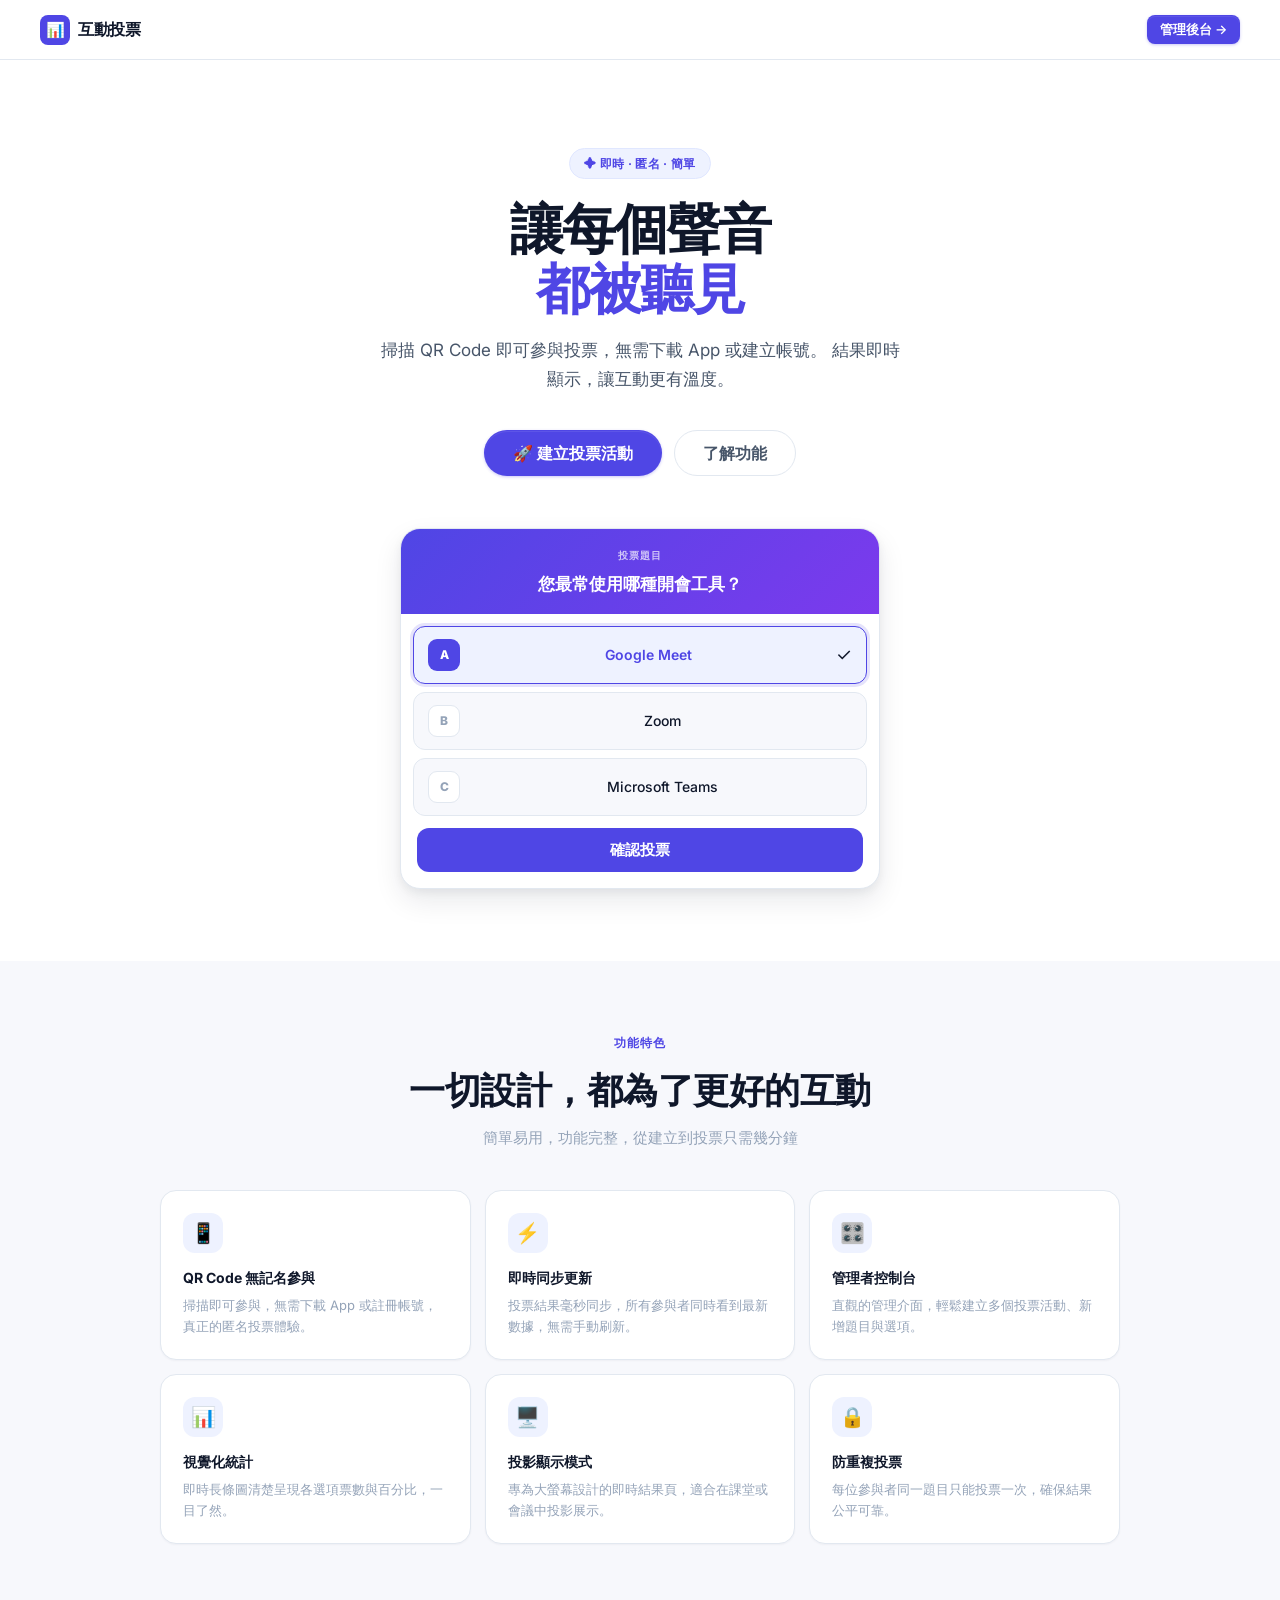
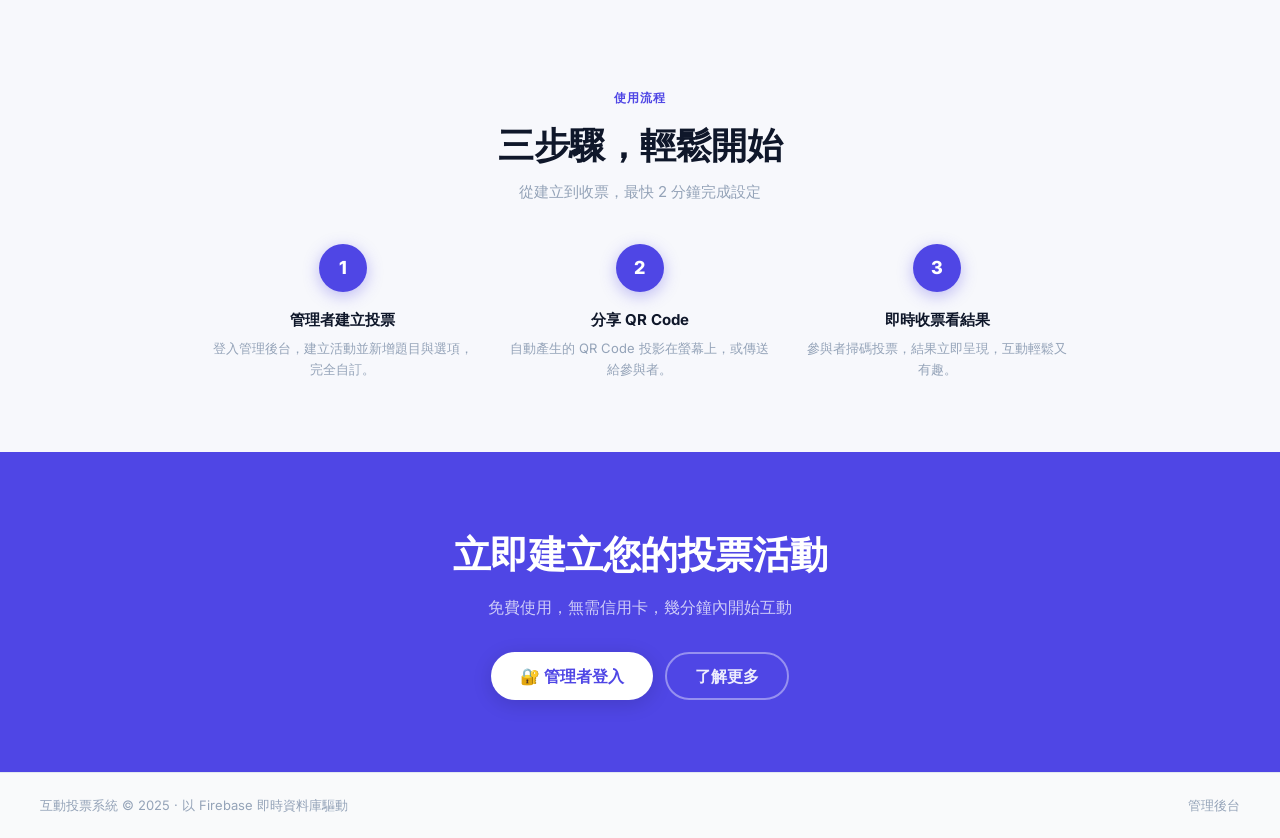
<file: index.html>
<!DOCTYPE html>
<html lang="zh-TW">
<head>
  <meta charset="UTF-8">
  <meta name="viewport" content="width=device-width, initial-scale=1.0">
  <title>互動投票系統 · Interactive Poll</title>
  <link rel="stylesheet" href="css/style.css">
</head>
<body>
<div class="landing-root">

  <!-- Nav -->
  <nav class="landing-nav">
    <div class="landing-nav-brand">
      <div class="landing-nav-icon">📊</div>
      互動投票
    </div>
    <div style="flex:1"></div>
    <a href="admin.html" class="btn btn-primary btn-sm">管理後台 →</a>
  </nav>

  <!-- Hero -->
  <section class="hero">
    <div class="hero-kicker">✦ 即時 · 匿名 · 簡單</div>
    <h1 class="hero-title">
      讓每個聲音<br><span class="hl">都被聽見</span>
    </h1>
    <p class="hero-desc">
      掃描 QR Code 即可參與投票，無需下載 App 或建立帳號。
      結果即時顯示，讓互動更有溫度。
    </p>
    <div class="hero-cta">
      <a href="admin.html" class="btn btn-primary btn-xl btn-pill">
        🚀 建立投票活動
      </a>
      <a href="#features" class="btn btn-ghost btn-xl btn-pill">
        了解功能
      </a>
    </div>

    <!-- Demo card preview -->
    <div style="margin-top:52px;max-width:480px;margin-left:auto;margin-right:auto;">
      <div style="background:var(--surface);border:1px solid var(--bd);border-radius:var(--r-xl);box-shadow:var(--sh-lg);overflow:hidden;">
        <!-- Mock vote question -->
        <div style="background:linear-gradient(135deg,#4F46E5,#7C3AED);color:#fff;padding:18px 20px 16px;">
          <div style="font-size:10px;font-weight:700;letter-spacing:1px;opacity:.7;text-transform:uppercase;margin-bottom:8px;">投票題目</div>
          <div style="font-size:17px;font-weight:700;">您最常使用哪種開會工具？</div>
        </div>
        <div style="padding:12px;display:flex;flex-direction:column;gap:8px;">
          <div style="display:flex;align-items:center;gap:12px;padding:12px 14px;background:#EEF2FF;border:1.5px solid #4F46E5;border-radius:12px;box-shadow:0 0 0 3px rgba(79,70,229,.15);">
            <div style="width:32px;height:32px;background:#4F46E5;border-radius:9px;display:flex;align-items:center;justify-content:center;font-size:12px;font-weight:800;color:#fff;flex-shrink:0;">A</div>
            <span style="font-size:14px;font-weight:600;color:#4F46E5;flex:1;">Google Meet</span>
            <span style="font-size:18px;">✓</span>
          </div>
          <div style="display:flex;align-items:center;gap:12px;padding:12px 14px;background:#F7F8FC;border:1.5px solid #E2E8F0;border-radius:12px;">
            <div style="width:32px;height:32px;background:#fff;border:1.5px solid #E2E8F0;border-radius:9px;display:flex;align-items:center;justify-content:center;font-size:12px;font-weight:800;color:#94A3B8;flex-shrink:0;">B</div>
            <span style="font-size:14px;font-weight:500;color:#0F172A;flex:1;">Zoom</span>
          </div>
          <div style="display:flex;align-items:center;gap:12px;padding:12px 14px;background:#F7F8FC;border:1.5px solid #E2E8F0;border-radius:12px;">
            <div style="width:32px;height:32px;background:#fff;border:1.5px solid #E2E8F0;border-radius:9px;display:flex;align-items:center;justify-content:center;font-size:12px;font-weight:800;color:#94A3B8;flex-shrink:0;">C</div>
            <span style="font-size:14px;font-weight:500;color:#0F172A;flex:1;">Microsoft Teams</span>
          </div>
          <div style="padding:4px;">
            <button style="width:100%;padding:12px;background:#4F46E5;color:#fff;border:none;border-radius:12px;font-size:15px;font-weight:700;cursor:pointer;font-family:inherit;">確認投票</button>
          </div>
        </div>
      </div>
    </div>
  </section>

  <!-- Features -->
  <section class="feat-section" id="features" style="background:var(--bg);">
    <div class="feat-inner">
      <div class="sec-kicker">功能特色</div>
      <h2 class="sec-title">一切設計，都為了更好的互動</h2>
      <p class="sec-desc">簡單易用，功能完整，從建立到投票只需幾分鐘</p>

      <div class="features-grid">
        <div class="feat-card">
          <div class="feat-icon">📱</div>
          <div class="feat-title">QR Code 無記名參與</div>
          <p class="feat-desc">掃描即可參與，無需下載 App 或註冊帳號，真正的匿名投票體驗。</p>
        </div>
        <div class="feat-card">
          <div class="feat-icon">⚡</div>
          <div class="feat-title">即時同步更新</div>
          <p class="feat-desc">投票結果毫秒同步，所有參與者同時看到最新數據，無需手動刷新。</p>
        </div>
        <div class="feat-card">
          <div class="feat-icon">🎛️</div>
          <div class="feat-title">管理者控制台</div>
          <p class="feat-desc">直觀的管理介面，輕鬆建立多個投票活動、新增題目與選項。</p>
        </div>
        <div class="feat-card">
          <div class="feat-icon">📊</div>
          <div class="feat-title">視覺化統計</div>
          <p class="feat-desc">即時長條圖清楚呈現各選項票數與百分比，一目了然。</p>
        </div>
        <div class="feat-card">
          <div class="feat-icon">🖥️</div>
          <div class="feat-title">投影顯示模式</div>
          <p class="feat-desc">專為大螢幕設計的即時結果頁，適合在課堂或會議中投影展示。</p>
        </div>
        <div class="feat-card">
          <div class="feat-icon">🔒</div>
          <div class="feat-title">防重複投票</div>
          <p class="feat-desc">每位參與者同一題目只能投票一次，確保結果公平可靠。</p>
        </div>
      </div>
    </div>
  </section>

  <!-- Steps -->
  <section class="steps-section">
    <div class="steps-inner">
      <div class="sec-kicker">使用流程</div>
      <h2 class="sec-title">三步驟，輕鬆開始</h2>
      <p class="sec-desc">從建立到收票，最快 2 分鐘完成設定</p>

      <div class="steps-grid" style="margin-top:40px;">
        <div class="step">
          <div class="step-num">1</div>
          <div class="step-title">管理者建立投票</div>
          <p class="step-desc">登入管理後台，建立活動並新增題目與選項，完全自訂。</p>
        </div>
        <div class="step">
          <div class="step-num">2</div>
          <div class="step-title">分享 QR Code</div>
          <p class="step-desc">自動產生的 QR Code 投影在螢幕上，或傳送給參與者。</p>
        </div>
        <div class="step">
          <div class="step-num">3</div>
          <div class="step-title">即時收票看結果</div>
          <p class="step-desc">參與者掃碼投票，結果立即呈現，互動輕鬆又有趣。</p>
        </div>
      </div>
    </div>
  </section>

  <!-- CTA -->
  <section class="cta-section">
    <h2 class="cta-title">立即建立您的投票活動</h2>
    <p class="cta-desc">免費使用，無需信用卡，幾分鐘內開始互動</p>
    <div style="display:flex;gap:12px;justify-content:center;flex-wrap:wrap;">
      <a href="admin.html" class="btn btn-white btn-xl btn-pill">
        🔐 管理者登入
      </a>
      <a href="#features" class="btn btn-outline-white btn-xl btn-pill">
        了解更多
      </a>
    </div>
  </section>

  <!-- Footer -->
  <footer class="footer">
    <div class="footer-copy">互動投票系統 &copy; 2025 · 以 Firebase 即時資料庫驅動</div>
    <div style="display:flex;gap:16px;">
      <a href="admin.html" style="font-size:13px;color:var(--tx-3);">管理後台</a>
    </div>
  </footer>

</div>
</body>
</html>
</file>
<file: css/style.css>
/* ============================================================
   Design System — Bright & Clean
   ============================================================ */

@import url('https://fonts.googleapis.com/css2?family=Inter:wght@400;500;600;700;800;900&display=swap');

/* ——— CSS Tokens ——— */
:root {
  --indigo-50:  #EEF2FF;
  --indigo-100: #E0E7FF;
  --indigo-500: #6366F1;
  --indigo-600: #4F46E5;
  --indigo-700: #4338CA;

  --primary:       #4F46E5;
  --primary-hover: #4338CA;
  --primary-bg:    #EEF2FF;
  --primary-ring:  rgba(79,70,229,.2);

  --green-500: #10B981;
  --green-bg:  #ECFDF5;
  --green-text:#065F46;
  --red-500:   #EF4444;
  --red-bg:    #FEF2F2;
  --red-text:  #991B1B;

  --bg:        #F7F8FC;
  --surface:   #FFFFFF;
  --surface-2: #F9FAFB;

  --tx-1: #0F172A;
  --tx-2: #475569;
  --tx-3: #94A3B8;

  --bd:   #E2E8F0;
  --bd-2: #CBD5E1;

  --sh-xs: 0 1px 2px rgba(15,23,42,.04);
  --sh-sm: 0 1px 3px rgba(15,23,42,.06), 0 1px 2px rgba(15,23,42,.04);
  --sh-md: 0 4px 12px rgba(15,23,42,.07), 0 2px 4px rgba(15,23,42,.04);
  --sh-lg: 0 12px 28px rgba(15,23,42,.09), 0 4px 8px rgba(15,23,42,.05);

  --r-xs:   6px;
  --r-sm:   8px;
  --r:      12px;
  --r-lg:   16px;
  --r-xl:   20px;
  --r-2xl:  28px;
  --r-full: 9999px;

  --ease: cubic-bezier(.4,0,.2,1);
  --dur:  150ms;
}

/* ——— Reset ——— */
*, *::before, *::after { box-sizing: border-box; margin: 0; padding: 0; }
html { -webkit-text-size-adjust: 100%; }
body {
  font-family: 'Inter', -apple-system, BlinkMacSystemFont, 'Segoe UI', 'Noto Sans TC', sans-serif;
  font-size: 15px; line-height: 1.6;
  color: var(--tx-1); background: var(--bg);
  -webkit-font-smoothing: antialiased;
}
img, svg { display: block; max-width: 100%; }
button { cursor: pointer; font-family: inherit; }
a { text-decoration: none; color: inherit; }
input, textarea { font-family: inherit; }

/* ============================================================
   Utilities
   ============================================================ */
.hidden { display: none !important; }
.flex   { display: flex; }
.flex-col { flex-direction: column; }
.items-center { align-items: center; }
.items-start  { align-items: flex-start; }
.justify-between { justify-content: space-between; }
.justify-center  { justify-content: center; }
.justify-end     { justify-content: flex-end; }
.flex-1    { flex: 1; }
.flex-wrap { flex-wrap: wrap; }
.min-w-0   { min-width: 0; }
.gap-1 { gap: 4px; }  .gap-2 { gap: 8px; }
.gap-3 { gap: 12px; } .gap-4 { gap: 16px; }
.gap-5 { gap: 20px; } .gap-6 { gap: 24px; }
.w-full { width: 100%; }
.text-center { text-align: center; }
.mt-1 { margin-top: 4px; }   .mt-2 { margin-top: 8px; }
.mt-3 { margin-top: 12px; }  .mt-4 { margin-top: 16px; }
.mt-6 { margin-top: 24px; }
.mb-1 { margin-bottom: 4px; }  .mb-2 { margin-bottom: 8px; }
.mb-3 { margin-bottom: 12px; } .mb-4 { margin-bottom: 16px; }

/* ============================================================
   Buttons
   ============================================================ */
.btn {
  display: inline-flex; align-items: center; justify-content: center; gap: 6px;
  padding: 9px 16px;
  border: 1.5px solid transparent;
  border-radius: var(--r-sm);
  font-size: 14px; font-weight: 600; line-height: 1;
  white-space: nowrap;
  transition: background var(--dur) var(--ease), color var(--dur) var(--ease),
              box-shadow var(--dur) var(--ease), transform var(--dur) var(--ease);
  outline: none; user-select: none;
}
.btn:active { transform: scale(.97); }
.btn:disabled { opacity: .4; pointer-events: none; }

.btn-primary {
  background: var(--primary); color: #fff;
  box-shadow: 0 1px 3px rgba(79,70,229,.3), inset 0 1px 0 rgba(255,255,255,.08);
}
.btn-primary:hover { background: var(--primary-hover); box-shadow: 0 4px 14px rgba(79,70,229,.4); }
.btn-primary:focus-visible { box-shadow: 0 0 0 3px var(--primary-ring); }

.btn-secondary {
  background: var(--primary-bg); color: var(--primary);
  border-color: var(--indigo-100);
}
.btn-secondary:hover { background: var(--indigo-100); }

.btn-ghost {
  background: transparent; color: var(--tx-2);
  border-color: var(--bd);
}
.btn-ghost:hover { background: var(--surface-2); color: var(--tx-1); }

.btn-danger {
  background: var(--red-bg); color: var(--red-text);
  border-color: #FECACA;
}
.btn-danger:hover { background: #FEE2E2; }

.btn-success {
  background: var(--green-bg); color: var(--green-text);
  border-color: #A7F3D0;
}
.btn-success:hover { background: #D1FAE5; }

.btn-reset {
  background: #FFF7ED; color: #C2410C;
  border-color: #FED7AA;
}
.btn-reset:hover { background: #FFEDD5; }

.btn-xs  { padding: 4px 10px; font-size: 12px; border-radius: 6px; }
.btn-sm  { padding: 7px 12px; font-size: 13px; }
.btn-lg  { padding: 12px 22px; font-size: 15px; border-radius: var(--r); }
.btn-xl  { padding: 14px 28px; font-size: 16px; border-radius: var(--r-lg); font-weight: 700; }
.btn-full{ width: 100%; }
.btn-pill{ border-radius: var(--r-full); }

/* ============================================================
   Form Controls
   ============================================================ */
.form-group { display: flex; flex-direction: column; gap: 6px; }
.form-label {
  font-size: 11px; font-weight: 700;
  color: var(--tx-2); text-transform: uppercase; letter-spacing: .6px;
}
.form-input {
  width: 100%; padding: 10px 14px;
  background: var(--surface); border: 1.5px solid var(--bd);
  border-radius: var(--r-sm); font-size: 15px; color: var(--tx-1);
  transition: border-color var(--dur) var(--ease), box-shadow var(--dur) var(--ease);
  outline: none;
}
.form-input::placeholder { color: var(--tx-3); }
.form-input:focus { border-color: var(--primary); box-shadow: 0 0 0 3px var(--primary-ring); }
textarea.form-input { resize: vertical; min-height: 88px; line-height: 1.6; }

/* ============================================================
   Card
   ============================================================ */
.card {
  background: var(--surface);
  border: 1px solid var(--bd);
  border-radius: var(--r-lg);
  box-shadow: var(--sh-sm);
}
.card-body { padding: 22px; }
.card-hd {
  display: flex; align-items: center; justify-content: space-between; gap: 12px;
  padding: 16px 22px; border-bottom: 1px solid var(--bd);
}
.card-hd-title { font-size: 14px; font-weight: 700; }

/* ============================================================
   Badge
   ============================================================ */
.badge {
  display: inline-flex; align-items: center; gap: 4px;
  padding: 3px 9px; border-radius: var(--r-full);
  font-size: 11px; font-weight: 700; letter-spacing: .1px;
}
.badge-live    { background: var(--green-bg); color: var(--green-text); border: 1px solid #A7F3D0; }
.badge-idle    { background: var(--surface-2); color: var(--tx-3); border: 1px solid var(--bd); }
.badge-primary { background: var(--primary-bg); color: var(--primary); border: 1px solid var(--indigo-100); }

/* ============================================================
   Toast
   ============================================================ */
#toast-container {
  position: fixed; bottom: 24px; right: 24px;
  z-index: 9999; display: flex; flex-direction: column; gap: 8px; pointer-events: none;
}
.toast {
  background: var(--tx-1); color: #fff;
  padding: 11px 18px; border-radius: var(--r);
  font-size: 14px; font-weight: 500; box-shadow: var(--sh-lg);
  animation: toastIn .22s var(--ease) forwards;
  max-width: 320px; pointer-events: auto;
}
.toast.success { background: #059669; }
.toast.error   { background: var(--red-500); }
@keyframes toastIn {
  from { opacity: 0; transform: translateY(6px) scale(.97); }
  to   { opacity: 1; transform: translateY(0) scale(1); }
}

/* ============================================================
   Spinner
   ============================================================ */
.spinner {
  width: 22px; height: 22px;
  border: 2.5px solid var(--bd); border-top-color: var(--primary);
  border-radius: 50%; animation: spin .7s linear infinite; flex-shrink: 0;
}
.spinner-lg { width: 38px; height: 38px; border-width: 3px; }
@keyframes spin { to { transform: rotate(360deg); } }

/* Empty state */
.empty-state { display: flex; flex-direction: column; align-items: center; gap: 6px; padding: 44px 24px; text-align: center; }
.empty-state .e-icon  { font-size: 32px; opacity: .35; margin-bottom: 4px; }
.empty-state .e-title { font-size: 14px; font-weight: 600; color: var(--tx-2); }
.empty-state .e-desc  { font-size: 13px; color: var(--tx-3); max-width: 200px; }

/* Divider */
.divider { height: 1px; background: var(--bd); }

/* ============================================================
   Modal
   ============================================================ */
.modal-overlay {
  position: fixed; inset: 0;
  background: rgba(15,23,42,.5); backdrop-filter: blur(4px);
  display: flex; align-items: center; justify-content: center;
  z-index: 1000; padding: 24px;
}
.modal {
  background: var(--surface); border-radius: var(--r-xl);
  width: 100%; max-width: 480px;
  box-shadow: var(--sh-lg); animation: modalIn .2s var(--ease);
  overflow: hidden;
}
.modal-hd   { padding: 22px 24px 0; font-size: 18px; font-weight: 800; color: var(--tx-1); }
.modal-body { padding: 16px 24px; display: flex; flex-direction: column; gap: 14px; }
.modal-ft   { padding: 0 24px 22px; display: flex; gap: 8px; justify-content: flex-end; }
@keyframes modalIn {
  from { opacity: 0; transform: scale(.96) translateY(8px); }
  to   { opacity: 1; transform: scale(1) translateY(0); }
}

/* ============================================================
   LOGIN PAGE
   ============================================================ */
.login-root {
  min-height: 100vh;
  display: flex; align-items: center; justify-content: center;
  background: var(--bg); padding: 24px;
}
.login-box {
  width: 100%; max-width: 400px;
  background: var(--surface);
  border: 1px solid var(--bd);
  border-radius: var(--r-2xl);
  box-shadow: var(--sh-lg);
  padding: 36px 32px 32px;
}
.login-brand {
  display: flex; flex-direction: column; align-items: center;
  gap: 12px; margin-bottom: 28px; text-align: center;
}
.login-icon {
  width: 56px; height: 56px;
  background: var(--primary-bg); border-radius: var(--r-lg);
  display: flex; align-items: center; justify-content: center;
  font-size: 28px; border: 1px solid var(--indigo-100);
}
.login-title { font-size: 22px; font-weight: 800; color: var(--tx-1); }
.login-sub   { font-size: 13px; color: var(--tx-3); }
.login-err {
  background: var(--red-bg); color: var(--red-text);
  border: 1px solid #FECACA;
  border-radius: var(--r-sm); padding: 10px 14px;
  font-size: 13px; font-weight: 500;
}

/* ============================================================
   ADMIN SHELL
   ============================================================ */
#admin-app {
  display: flex; flex-direction: column;
  height: 100vh; overflow: hidden; background: var(--bg);
}

/* Nav */
.nav {
  height: 56px;
  background: var(--surface); border-bottom: 1px solid var(--bd);
  display: flex; align-items: center; padding: 0 20px; gap: 12px;
  flex-shrink: 0; z-index: 50;
}
.nav-brand {
  display: flex; align-items: center; gap: 8px;
  font-size: 15px; font-weight: 800; color: var(--tx-1); letter-spacing: -.3px;
}
.nav-logo {
  width: 30px; height: 30px; background: var(--primary);
  border-radius: 8px; display: flex; align-items: center; justify-content: center; font-size: 15px;
}
.nav-sep  { flex: 1; }
.nav-user { font-size: 13px; color: var(--tx-3); max-width: 180px; overflow: hidden; text-overflow: ellipsis; white-space: nowrap; }

/* App body */
.app-body { display: flex; flex: 1; overflow: hidden; }

/* ============================================================
   SIDEBAR
   ============================================================ */
.sidebar {
  width: 256px; background: var(--surface);
  border-right: 1px solid var(--bd);
  display: flex; flex-direction: column; flex-shrink: 0;
}
.sidebar-top {
  padding: 14px 12px 8px; border-bottom: 1px solid var(--bd);
}
.sidebar-label {
  font-size: 10px; font-weight: 700;
  text-transform: uppercase; letter-spacing: .8px;
  color: var(--tx-3); padding: 0 4px; margin-bottom: 8px;
}
.polls-list { flex: 1; overflow-y: auto; padding: 6px; }

/* Poll item */
.poll-item {
  display: flex; align-items: center; gap: 10px;
  padding: 9px 10px; border-radius: var(--r);
  cursor: pointer; border: 1px solid transparent;
  transition: background var(--dur) var(--ease);
}
.poll-item:hover { background: var(--surface-2); }
.poll-item.active { background: var(--primary-bg); border-color: var(--indigo-100); }

.poll-dot {
  width: 8px; height: 8px; border-radius: 50%;
  background: var(--bd-2); flex-shrink: 0;
  transition: background var(--dur) var(--ease);
}
.poll-item.active .poll-dot { background: var(--primary); }

.poll-item-text { flex: 1; min-width: 0; }
.poll-item-name {
  font-size: 13px; font-weight: 600; color: var(--tx-1);
  white-space: nowrap; overflow: hidden; text-overflow: ellipsis;
}
.poll-item.active .poll-item-name { color: var(--primary); }
.poll-item-date { font-size: 11px; color: var(--tx-3); margin-top: 1px; }

/* ============================================================
   MAIN CONTENT AREA
   ============================================================ */
.main {
  flex: 1; overflow-y: auto; padding: 24px;
  display: flex; flex-direction: column; gap: 20px;
}

/* Welcome */
.welcome-wrap {
  flex: 1; display: flex; flex-direction: column;
  align-items: center; justify-content: center;
  gap: 16px; text-align: center; padding: 64px 32px;
}
.welcome-icon {
  width: 72px; height: 72px; background: var(--primary-bg);
  border-radius: var(--r-xl); display: flex; align-items: center; justify-content: center;
  font-size: 36px; border: 1px solid var(--indigo-100);
}
.welcome-title { font-size: 22px; font-weight: 800; }
.welcome-desc  { font-size: 14px; color: var(--tx-3); max-width: 280px; }

/* Poll view header */
.poll-hd { display: flex; align-items: center; gap: 12px; flex-wrap: wrap; }
.poll-hd-title { font-size: 22px; font-weight: 800; letter-spacing: -.4px; }
.poll-hd-actions { display: flex; gap: 8px; margin-left: auto; }

/* QR Card */
.qr-card {
  display: grid; grid-template-columns: auto 1fr; gap: 24px; align-items: start;
  background: var(--surface); border: 1px solid var(--bd);
  border-radius: var(--r-xl); padding: 22px; box-shadow: var(--sh-sm);
}
.qr-frame {
  background: var(--surface); border: 1.5px solid var(--bd);
  border-radius: var(--r-lg); padding: 14px;
  display: flex; flex-direction: column; align-items: center; gap: 10px;
}
.qr-link {
  font-size: 10px; color: var(--tx-3);
  word-break: break-all; text-align: center; max-width: 168px;
}
.qr-info-title { font-size: 15px; font-weight: 700; margin-bottom: 10px; }
.qr-checklist  { list-style: none; display: flex; flex-direction: column; gap: 7px; margin-bottom: 14px; }
.qr-checklist li {
  display: flex; align-items: center; gap: 8px;
  font-size: 13px; color: var(--tx-2);
}
.qr-check-dot {
  width: 18px; height: 18px; border-radius: 50%; background: var(--green-bg);
  border: 1px solid #A7F3D0; display: flex; align-items: center; justify-content: center;
  font-size: 10px; color: var(--green-text); flex-shrink: 0; font-weight: 800;
}
.qr-actions { display: flex; gap: 8px; flex-wrap: wrap; }

/* ============================================================
   QUESTION CARDS
   ============================================================ */
.questions-wrap { display: flex; flex-direction: column; gap: 10px; }

.q-card {
  background: var(--surface); border: 1px solid var(--bd);
  border-radius: var(--r-lg); box-shadow: var(--sh-xs);
  overflow: hidden;
  transition: border-color var(--dur) var(--ease), box-shadow var(--dur) var(--ease);
}
.q-card.is-active {
  border-color: #6EE7B7;
  box-shadow: 0 0 0 3px rgba(16,185,129,.09), var(--sh-sm);
}

.q-card-hd {
  display: flex; align-items: center; gap: 10px;
  padding: 12px 18px; background: var(--surface-2); border-bottom: 1px solid var(--bd);
}
.q-num { font-size: 11px; font-weight: 700; color: var(--tx-3); text-transform: uppercase; letter-spacing: .5px; }
.q-card-actions { display: flex; gap: 6px; align-items: center; margin-left: auto; }

.q-card-body { padding: 14px 18px; }
.q-text { font-size: 15px; font-weight: 600; margin-bottom: 12px; line-height: 1.5; }

/* Options in admin view */
.opt-list { display: flex; flex-direction: column; gap: 5px; }
.opt-row {
  display: flex; align-items: center; gap: 10px;
  padding: 8px 12px; background: var(--bg); border-radius: var(--r-sm);
}
.opt-letter {
  width: 22px; height: 22px; background: var(--surface);
  border: 1px solid var(--bd); border-radius: 6px;
  display: flex; align-items: center; justify-content: center;
  font-size: 11px; font-weight: 700; color: var(--tx-2); flex-shrink: 0;
}
.opt-label { font-size: 13px; flex: 1; min-width: 0; }
.opt-bar-wrap { flex: 1; min-width: 60px; }
.opt-bar { height: 4px; background: var(--bd); border-radius: 2px; overflow: hidden; }
.opt-bar-fill { height: 100%; background: var(--primary); border-radius: 2px; transition: width .6s var(--ease); }
.opt-votes { font-size: 12px; font-weight: 600; color: var(--tx-3); white-space: nowrap; min-width: 70px; text-align: right; }

/* Option input in modal */
.opt-input-list { display: flex; flex-direction: column; gap: 8px; }
.opt-input-row  { display: flex; align-items: center; gap: 8px; }
.opt-input-badge {
  width: 24px; height: 24px; background: var(--primary-bg); border-radius: 6px;
  display: flex; align-items: center; justify-content: center;
  font-size: 11px; font-weight: 700; color: var(--primary); flex-shrink: 0;
}
.opt-remove-btn {
  width: 28px; height: 28px; display: flex; align-items: center; justify-content: center;
  background: transparent; border: 1px solid transparent; border-radius: 6px;
  color: var(--tx-3); font-size: 13px;
  transition: background var(--dur) var(--ease), color var(--dur) var(--ease);
  flex-shrink: 0;
}
.opt-remove-btn:hover { background: var(--red-bg); color: var(--red-text); border-color: #FECACA; }

/* ============================================================
   VOTE PAGE
   ============================================================ */
.vote-root { min-height: 100vh; display: flex; flex-direction: column; background: var(--bg); }

/* Top bar */
.vote-topbar {
  background: var(--surface); border-bottom: 1px solid var(--bd);
  height: 52px; display: flex; align-items: center; padding: 0 20px; gap: 10px; flex-shrink: 0;
}
.vote-topbar-icon {
  width: 28px; height: 28px; background: var(--primary);
  border-radius: 8px; display: flex; align-items: center; justify-content: center;
  font-size: 14px; flex-shrink: 0;
}
.vote-topbar-title {
  font-size: 14px; font-weight: 700;
  white-space: nowrap; overflow: hidden; text-overflow: ellipsis;
}

/* Vote content */
.vote-content {
  flex: 1; display: flex; flex-direction: column;
  align-items: center; padding: 24px 16px 40px;
  max-width: 540px; width: 100%; margin: 0 auto; gap: 14px;
}

/* Status screens */
.vote-status {
  flex: 1; display: flex; flex-direction: column;
  align-items: center; justify-content: center;
  text-align: center; gap: 14px; padding: 48px 24px; width: 100%;
}
.vote-status-icon {
  width: 72px; height: 72px; border-radius: var(--r-xl);
  display: flex; align-items: center; justify-content: center; font-size: 36px;
}
.vs-waiting { background: #FFF7ED; }
.vs-voted   { background: var(--green-bg); }
.vs-loading { background: var(--primary-bg); }
.vs-error   { background: var(--red-bg); }

.vote-status-title { font-size: 20px; font-weight: 800; }
.vote-status-desc  { font-size: 14px; color: var(--tx-3); max-width: 240px; }
.pulse { animation: iconPulse 2.4s ease-in-out infinite; }
@keyframes iconPulse { 0%, 100% { transform: scale(1); } 50% { transform: scale(1.08); } }

/* Question card */
.vote-q-card {
  width: 100%; background: var(--surface);
  border: 1px solid var(--bd); border-radius: var(--r-xl); box-shadow: var(--sh-md); overflow: hidden;
}
.vote-q-hd {
  padding: 18px 20px 16px;
  background: linear-gradient(135deg, #4F46E5 0%, #7C3AED 100%); color: #fff;
}
.vote-q-label { font-size: 10px; font-weight: 700; text-transform: uppercase; letter-spacing: 1px; opacity: .7; margin-bottom: 8px; }
.vote-q-text  { font-size: 18px; font-weight: 700; line-height: 1.4; }

/* Options */
.vote-options { padding: 12px; display: flex; flex-direction: column; gap: 8px; }

.vote-opt {
  display: flex; align-items: center; gap: 14px;
  padding: 14px 16px; background: var(--bg);
  border: 1.5px solid var(--bd); border-radius: var(--r-lg);
  cursor: pointer; text-align: left; width: 100%;
  transition: background var(--dur) var(--ease), border-color var(--dur) var(--ease),
              box-shadow var(--dur) var(--ease), transform var(--dur) var(--ease);
}
.vote-opt:hover { background: var(--primary-bg); border-color: var(--indigo-100); }
.vote-opt:active { transform: scale(.985); }
.vote-opt.selected {
  background: var(--primary-bg); border-color: var(--primary);
  box-shadow: 0 0 0 3px var(--primary-ring);
}

.vote-opt-circle {
  width: 34px; height: 34px; border-radius: 10px;
  background: var(--surface); border: 1.5px solid var(--bd);
  display: flex; align-items: center; justify-content: center;
  font-size: 12px; font-weight: 800; color: var(--tx-3); flex-shrink: 0;
  transition: background var(--dur) var(--ease), border-color var(--dur) var(--ease), color var(--dur) var(--ease);
}
.vote-opt.selected .vote-opt-circle { background: var(--primary); border-color: var(--primary); color: #fff; }

.vote-opt-text { font-size: 15px; font-weight: 500; color: var(--tx-1); flex: 1; line-height: 1.4; }
.vote-opt.selected .vote-opt-text { color: var(--primary); font-weight: 600; }

.vote-opt-check { width: 20px; height: 20px; flex-shrink: 0; opacity: 0; color: var(--primary); font-size: 18px; line-height: 1; transition: opacity var(--dur) var(--ease); }
.vote-opt.selected .vote-opt-check { opacity: 1; }

.vote-submit-wrap { width: 100%; }

/* Results */
.results-card {
  width: 100%; background: var(--surface);
  border: 1px solid var(--bd); border-radius: var(--r-xl); box-shadow: var(--sh-md); overflow: hidden;
}
.results-hd {
  padding: 18px 20px;
  background: linear-gradient(135deg, #059669 0%, #0D9488 100%); color: #fff;
}
.results-hd-label { font-size: 10px; font-weight: 700; text-transform: uppercase; letter-spacing: 1px; opacity: .7; margin-bottom: 6px; }
.results-hd-title { font-size: 15px; font-weight: 700; line-height: 1.4; }
.results-hd-total  { font-size: 12px; opacity: .8; margin-top: 6px; }

.results-body { padding: 14px; display: flex; flex-direction: column; gap: 10px; }

.result-item { display: flex; flex-direction: column; gap: 6px; }
.result-row  { display: flex; align-items: center; justify-content: space-between; gap: 8px; }
.result-opt-label { font-size: 13px; font-weight: 500; flex: 1; display: flex; align-items: center; gap: 6px; }
.my-vote-tag {
  font-size: 10px; font-weight: 700;
  background: var(--primary-bg); color: var(--primary);
  padding: 1px 7px; border-radius: var(--r-full); border: 1px solid var(--indigo-100); flex-shrink: 0;
}
.correct-tag {
  font-size: 10px; font-weight: 700;
  background: var(--green-bg); color: var(--green-text);
  padding: 1px 7px; border-radius: var(--r-full); border: 1px solid #A7F3D0;
  flex-shrink: 0; margin-right: 4px;
}

/* ============================================================
   CORRECT ANSWER SECTION (答對的同學)
   ============================================================ */
.correct-section {
  padding: 18px 16px 20px;
  border-top: 1.5px dashed #FCD34D;
  background: linear-gradient(135deg, #FFFBEB 0%, #FEF9EC 100%);
  border-radius: 0 0 var(--r-xl) var(--r-xl);
}
.correct-section-hd {
  display: flex; align-items: center; gap: 8px; margin-bottom: 14px;
}
.correct-section-trophy {
  font-size: 24px;
  animation: trophyBounce 1.2s ease-in-out infinite;
  display: inline-block;
  will-change: transform;
}
@keyframes trophyBounce {
  0%, 100% { transform: translateY(0) rotate(-5deg); }
  50%       { transform: translateY(-4px) rotate(5deg); }
}
.correct-section-title {
  font-size: 15px; font-weight: 800; color: #92400E; flex: 1;
}
.correct-count-pill {
  background: #FDE68A; color: #92400E;
  font-size: 12px; font-weight: 800;
  padding: 4px 12px; border-radius: var(--r-full);
  border: 1.5px solid #FCD34D;
  white-space: nowrap;
}
.winner-badges-wrap {
  display: flex; flex-wrap: wrap; gap: 8px;
}
.winner-badge {
  display: inline-flex; align-items: center; gap: 5px;
  padding: 7px 14px; border-radius: var(--r-full);
  font-size: 13px; font-weight: 700;
  box-shadow: 0 2px 6px rgba(0,0,0,.08);
  animation: popIn .35s cubic-bezier(.175,.885,.32,1.275) both;
  will-change: transform, opacity;
}
.winner-badge-star { font-size: 12px; }
@keyframes popIn {
  from { opacity: 0; transform: scale(.5) rotate(-10deg); }
  to   { opacity: 1; transform: scale(1)  rotate(0deg); }
}
.no-winners-msg {
  font-size: 14px; color: var(--tx-3); padding: 4px 0;
}
.result-stat { font-size: 13px; font-weight: 700; color: var(--tx-2); white-space: nowrap; }
.result-bar  { height: 8px; background: var(--bg); border-radius: 4px; overflow: hidden; }
.result-bar-fill {
  height: 100%; background: linear-gradient(90deg, var(--primary), #7C3AED);
  border-radius: 4px; transition: width 1s var(--ease);
}
.result-item.winner .result-bar-fill { background: linear-gradient(90deg, #059669, #0D9488); }

/* ============================================================
   DISPLAY PAGE (Projector)
   ============================================================ */
.display-root { min-height: 100vh; background: #0F172A; color: #fff; display: flex; flex-direction: column; }

.display-nav {
  height: 58px; background: rgba(255,255,255,.04); border-bottom: 1px solid rgba(255,255,255,.07);
  display: flex; align-items: center; padding: 0 32px; gap: 12px; flex-shrink: 0;
}
.display-brand { display: flex; align-items: center; gap: 10px; }
.display-brand-icon { width: 32px; height: 32px; background: var(--primary); border-radius: 8px; display: flex; align-items: center; justify-content: center; font-size: 16px; }
.display-poll-name { font-size: 15px; font-weight: 700; }
.display-live-pill {
  display: flex; align-items: center; gap: 6px; padding: 4px 12px;
  background: rgba(16,185,129,.12); border: 1px solid rgba(16,185,129,.22);
  border-radius: var(--r-full); font-size: 12px; font-weight: 700; color: #6EE7B7; margin-left: auto;
}
.display-live-dot { width: 8px; height: 8px; background: #10B981; border-radius: 50%; animation: livePulse 1.6s ease-in-out infinite; }
@keyframes livePulse { 0%, 100% { opacity: 1; } 50% { opacity: .35; } }

.display-body { flex: 1; display: flex; overflow: hidden; }
.display-main { flex: 1; padding: 40px 48px; display: flex; flex-direction: column; gap: 32px; overflow-y: auto; }

.display-q-label { font-size: 11px; font-weight: 700; text-transform: uppercase; letter-spacing: 1.2px; color: rgba(255,255,255,.35); margin-bottom: 10px; }
.display-q-text  { font-size: 2.2rem; font-weight: 800; line-height: 1.25; letter-spacing: -.5px; }

.display-results { display: flex; flex-direction: column; gap: 12px; }
.display-res-item { display: flex; align-items: center; gap: 14px; }
.display-res-label { width: 180px; flex-shrink: 0; font-size: 14px; font-weight: 600; text-align: right; color: rgba(255,255,255,.8); white-space: nowrap; overflow: hidden; text-overflow: ellipsis; }
.display-res-bar-wrap { flex: 1; }
.display-res-bar { height: 44px; background: rgba(255,255,255,.06); border-radius: 10px; overflow: hidden; }
.display-res-bar-fill {
  height: 100%; background: linear-gradient(90deg, var(--primary), #7C3AED);
  border-radius: 10px; display: flex; align-items: center; justify-content: flex-end; padding-right: 14px;
  font-weight: 800; font-size: 15px; color: rgba(255,255,255,.9); min-width: 0;
  transition: width 1s var(--ease);
}
.display-res-bar-fill.winner { background: linear-gradient(90deg, #059669, #0D9488); }
.display-res-count { width: 48px; flex-shrink: 0; text-align: right; font-size: 18px; font-weight: 800; color: rgba(255,255,255,.5); }

.display-sidebar {
  width: 272px; flex-shrink: 0;
  border-left: 1px solid rgba(255,255,255,.07);
  background: rgba(255,255,255,.02);
  display: flex; flex-direction: column; align-items: center; gap: 28px; padding: 40px 20px;
}
.display-votes-big { text-align: center; }
.display-votes-num { font-size: 56px; font-weight: 900; color: var(--primary); letter-spacing: -2px; line-height: 1; }
.display-votes-lbl { font-size: 13px; color: rgba(255,255,255,.35); margin-top: 4px; }
.display-qr-frame  { background: #fff; border-radius: var(--r-lg); padding: 14px; display: flex; flex-direction: column; align-items: center; gap: 8px; }
.display-qr-hint   { font-size: 11px; font-weight: 600; color: var(--tx-2); text-align: center; }

.display-idle { flex: 1; display: flex; flex-direction: column; align-items: center; justify-content: center; text-align: center; gap: 14px; padding: 64px; }
.display-idle-icon  { font-size: 56px; opacity: .15; }
.display-idle-title { font-size: 24px; font-weight: 700; color: rgba(255,255,255,.25); }
.display-idle-desc  { font-size: 14px; color: rgba(255,255,255,.2); }

/* ============================================================
   LANDING PAGE
   ============================================================ */
.landing-root { min-height: 100vh; display: flex; flex-direction: column; background: var(--surface); }

.landing-nav {
  height: 60px; background: var(--surface); border-bottom: 1px solid var(--bd);
  display: flex; align-items: center; padding: 0 40px; gap: 12px;
  position: sticky; top: 0; z-index: 50;
}
.landing-nav-brand { display: flex; align-items: center; gap: 8px; font-size: 16px; font-weight: 800; letter-spacing: -.3px; }
.landing-nav-icon  { width: 30px; height: 30px; background: var(--primary); border-radius: 8px; display: flex; align-items: center; justify-content: center; font-size: 15px; }

/* Hero */
.hero { padding: 88px 32px 72px; max-width: 820px; margin: 0 auto; width: 100%; text-align: center; }
.hero-kicker {
  display: inline-flex; align-items: center; gap: 6px;
  padding: 5px 14px; background: var(--primary-bg); border: 1px solid var(--indigo-100);
  border-radius: var(--r-full); font-size: 12px; font-weight: 700; color: var(--primary);
  letter-spacing: .3px; margin-bottom: 20px;
}
.hero-title {
  font-size: clamp(32px, 5vw, 54px); font-weight: 900;
  color: var(--tx-1); letter-spacing: -2px; line-height: 1.1; margin-bottom: 18px;
}
.hero-title .hl { color: var(--primary); }
.hero-desc { font-size: 17px; color: var(--tx-2); max-width: 520px; margin: 0 auto 36px; line-height: 1.7; }
.hero-cta  { display: flex; gap: 12px; justify-content: center; flex-wrap: wrap; }

/* Feature strip */
.feat-section { padding: 72px 32px; }
.feat-inner   { max-width: 960px; margin: 0 auto; }
.sec-kicker { font-size: 12px; font-weight: 700; text-transform: uppercase; letter-spacing: 1px; color: var(--primary); margin-bottom: 10px; text-align: center; }
.sec-title  { font-size: clamp(24px, 3vw, 36px); font-weight: 800; text-align: center; letter-spacing: -.5px; margin-bottom: 6px; }
.sec-desc   { font-size: 15px; color: var(--tx-3); text-align: center; margin-bottom: 40px; }

.features-grid { display: grid; grid-template-columns: repeat(auto-fill, minmax(260px, 1fr)); gap: 14px; }
.feat-card {
  background: var(--surface); border: 1px solid var(--bd); border-radius: var(--r-lg);
  padding: 22px; box-shadow: var(--sh-xs);
  transition: box-shadow var(--dur) var(--ease), transform var(--dur) var(--ease);
}
.feat-card:hover { box-shadow: var(--sh-md); transform: translateY(-2px); }
.feat-icon  { width: 40px; height: 40px; background: var(--primary-bg); border-radius: var(--r); display: flex; align-items: center; justify-content: center; font-size: 20px; margin-bottom: 14px; }
.feat-title { font-size: 14px; font-weight: 700; margin-bottom: 6px; }
.feat-desc  { font-size: 13px; color: var(--tx-3); line-height: 1.6; }

/* Steps */
.steps-section { padding: 72px 32px; background: var(--bg); }
.steps-inner { max-width: 860px; margin: 0 auto; }
.steps-grid  { display: grid; grid-template-columns: repeat(auto-fit, minmax(200px, 1fr)); gap: 32px; }
.step { text-align: center; }
.step-num {
  width: 48px; height: 48px; background: var(--primary); color: #fff;
  border-radius: var(--r-full); display: flex; align-items: center; justify-content: center;
  font-size: 18px; font-weight: 800; margin: 0 auto 16px;
  box-shadow: 0 4px 16px rgba(79,70,229,.35);
}
.step-title { font-size: 15px; font-weight: 700; margin-bottom: 6px; }
.step-desc  { font-size: 13px; color: var(--tx-3); line-height: 1.6; }

/* CTA */
.cta-section { background: var(--primary); padding: 72px 32px; text-align: center; }
.cta-title { font-size: clamp(24px, 3vw, 38px); font-weight: 900; color: #fff; letter-spacing: -.5px; margin-bottom: 10px; }
.cta-desc  { font-size: 16px; color: rgba(255,255,255,.72); margin-bottom: 32px; }

.btn-white { background: #fff; color: var(--primary); font-weight: 700; box-shadow: 0 4px 20px rgba(0,0,0,.14); }
.btn-white:hover { background: var(--primary-bg); box-shadow: 0 8px 28px rgba(0,0,0,.2); }
.btn-outline-white { background: transparent; border: 2px solid rgba(255,255,255,.4); color: rgba(255,255,255,.9); font-weight: 600; }
.btn-outline-white:hover { background: rgba(255,255,255,.1); border-color: rgba(255,255,255,.65); }

/* Footer */
.footer {
  background: var(--surface-2); border-top: 1px solid var(--bd);
  padding: 22px 40px; display: flex; align-items: center; justify-content: space-between; gap: 12px; flex-wrap: wrap;
}
.footer-copy { font-size: 13px; color: var(--tx-3); }

/* ============================================================
   VOTE FEEDBACK (答對 / 答錯)
   ============================================================ */
.vote-feedback {
  border-radius: var(--r-xl);
  color: #fff;
}
.vote-feedback-correct { background-color: var(--green-500); }
.vote-feedback-wrong   { background-color: var(--red-500); }
.vote-feedback-emoji {
  font-size: 64px; margin-bottom: 12px;
  animation: modalIn .4s cubic-bezier(.175,.885,.32,1.275);
}
.vote-feedback-title { font-size: 28px; font-weight: 900; }
.vote-feedback-desc  { font-size: 16px; opacity: .9; margin-top: 8px; }
.vote-feedback-hint  { margin-top: 24px; font-size: 13px; opacity: .7; }

/* ============================================================
   VOTE JOIN SCREEN (暱稱登入)
   ============================================================ */
.vote-join-screen { justify-content: center; gap: 24px; padding: 0 16px; }
.vote-join-emoji  { font-size: 48px; margin-bottom: 12px; }
.vote-join-title  { font-size: 28px; font-weight: 900; line-height: 1.2; letter-spacing: -.5px; text-align: center; }
.vote-join-desc   { color: var(--tx-3); margin-top: -16px; margin-bottom: 8px; }
.vote-join-form   { width: 100%; max-width: 320px; display: flex; flex-direction: column; gap: 12px; }
.vote-join-input  { height: 56px; font-size: 18px; font-weight: 700; text-align: center; border-radius: 12px; }
.vote-join-btn    { height: 56px; font-size: 18px; }

/* 尊重使用者系統「減少動態效果」設定 */
@media (prefers-reduced-motion: reduce) {
  *, *::before, *::after {
    animation-duration: .01ms !important;
    transition-duration: .01ms !important;
  }
}

/* ============================================================
   Responsive
   ============================================================ */
@media (max-width: 768px) {
  .app-body { flex-direction: column; }
  .sidebar  { width: 100%; max-height: 200px; border-right: none; border-bottom: 1px solid var(--bd); }
  .polls-list { max-height: 120px; }
  .main { padding: 16px; overflow: visible; }
  #admin-app { height: auto; min-height: 100vh; overflow: visible; }
  .app-body  { overflow: visible; }

  .qr-card { grid-template-columns: 1fr; }
  .qr-frame { flex-direction: row; gap: 16px; align-items: center; }
  .qr-link  { display: none; }

  .display-body { flex-direction: column; }
  .display-sidebar { width: 100%; border-left: none; border-top: 1px solid rgba(255,255,255,.07); flex-direction: row; padding: 20px; justify-content: center; }
  .display-res-label { width: 100px; font-size: 12px; }
  .display-q-text { font-size: 1.5rem; }
  .display-main { padding: 24px; }

  .landing-nav { padding: 0 20px; }
  .hero { padding: 48px 20px 40px; }
  .feat-section { padding: 48px 20px; }
  .steps-section { padding: 48px 20px; }
  .cta-section { padding: 48px 20px; }
  .footer { padding: 20px; }
}
</file>
